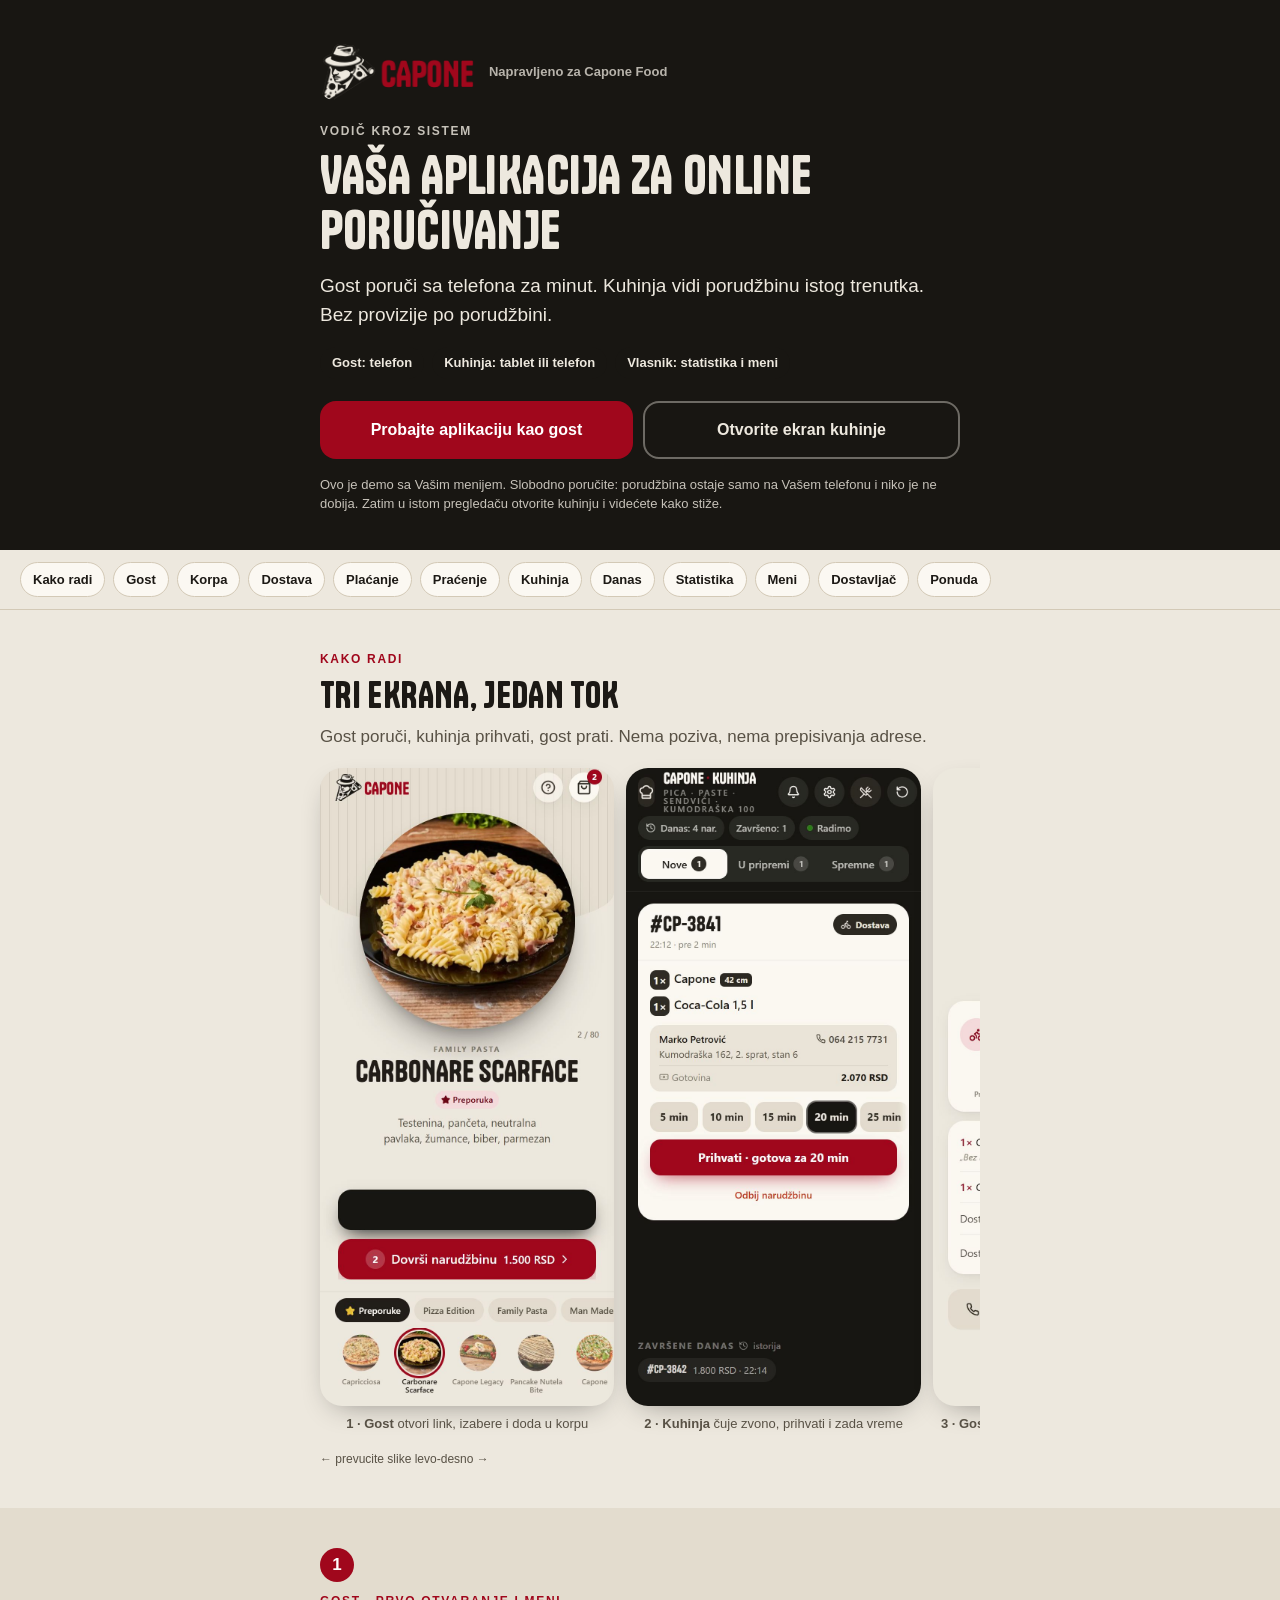
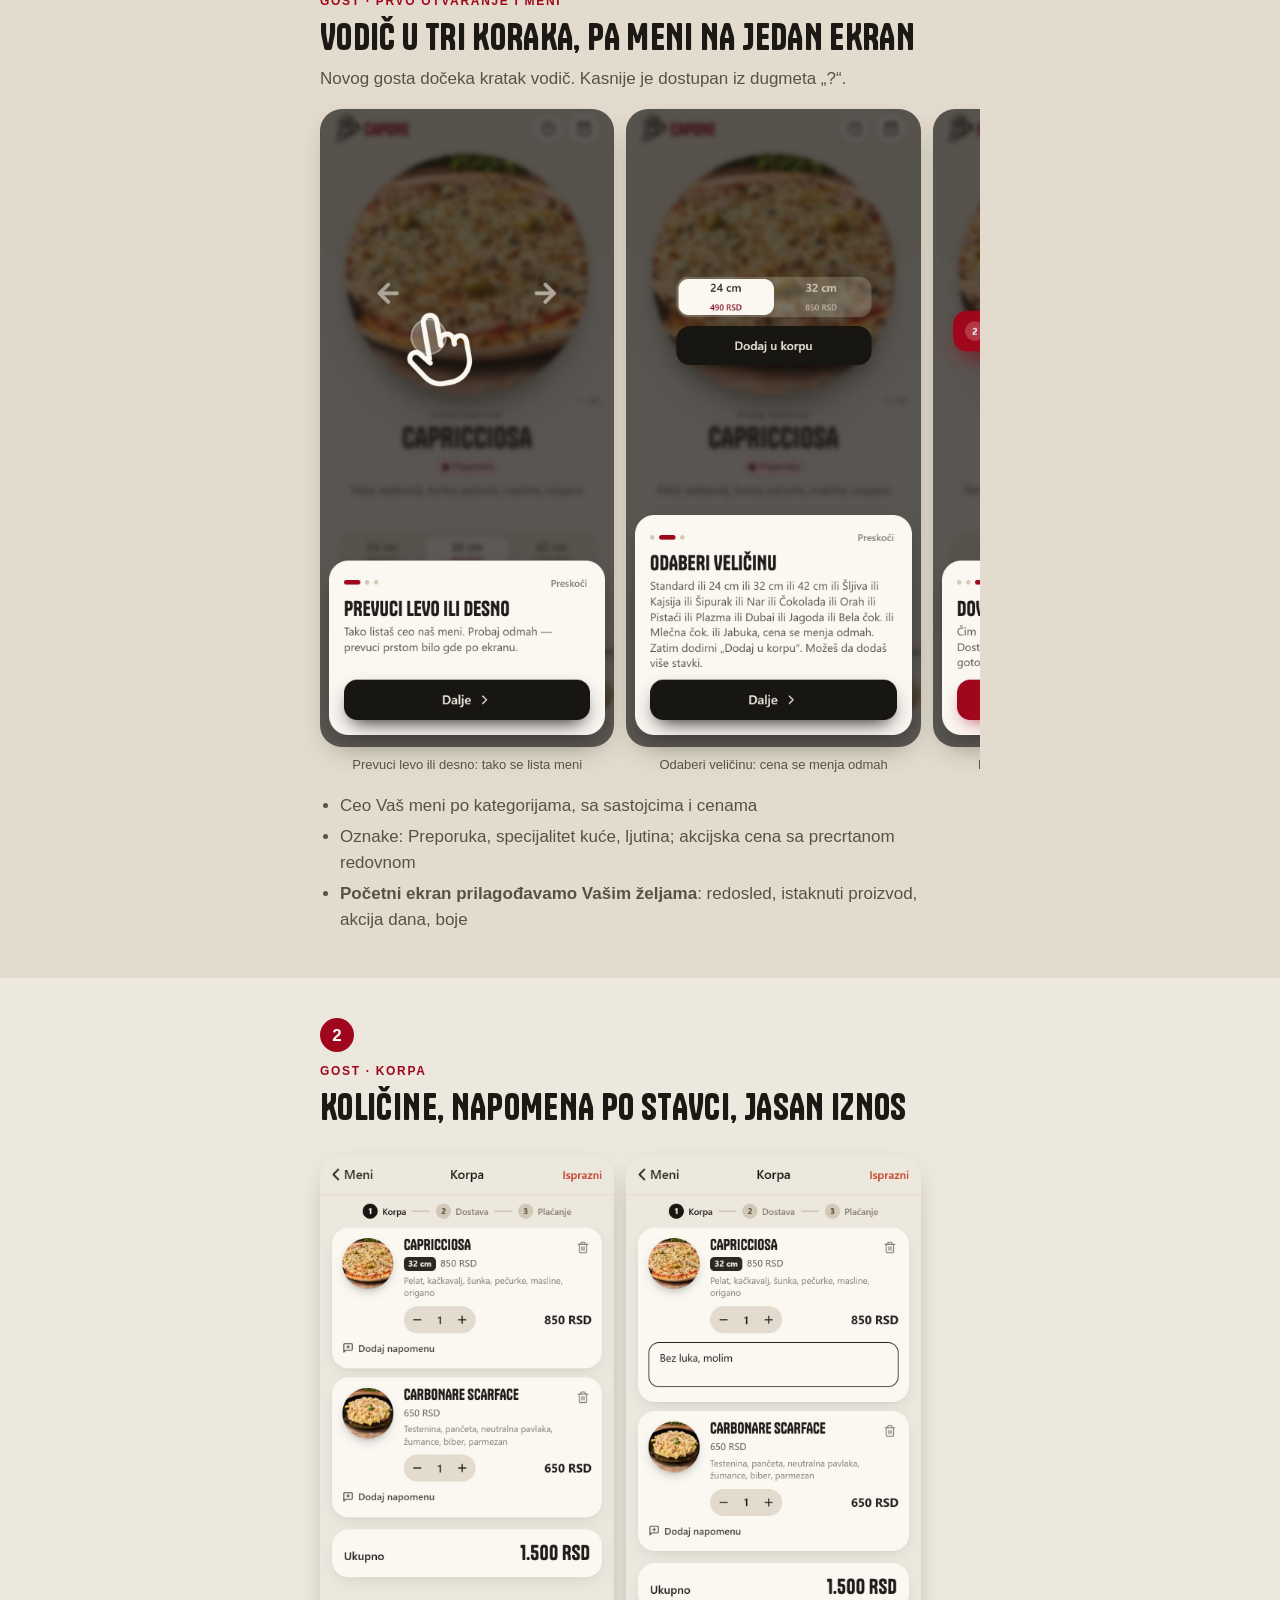
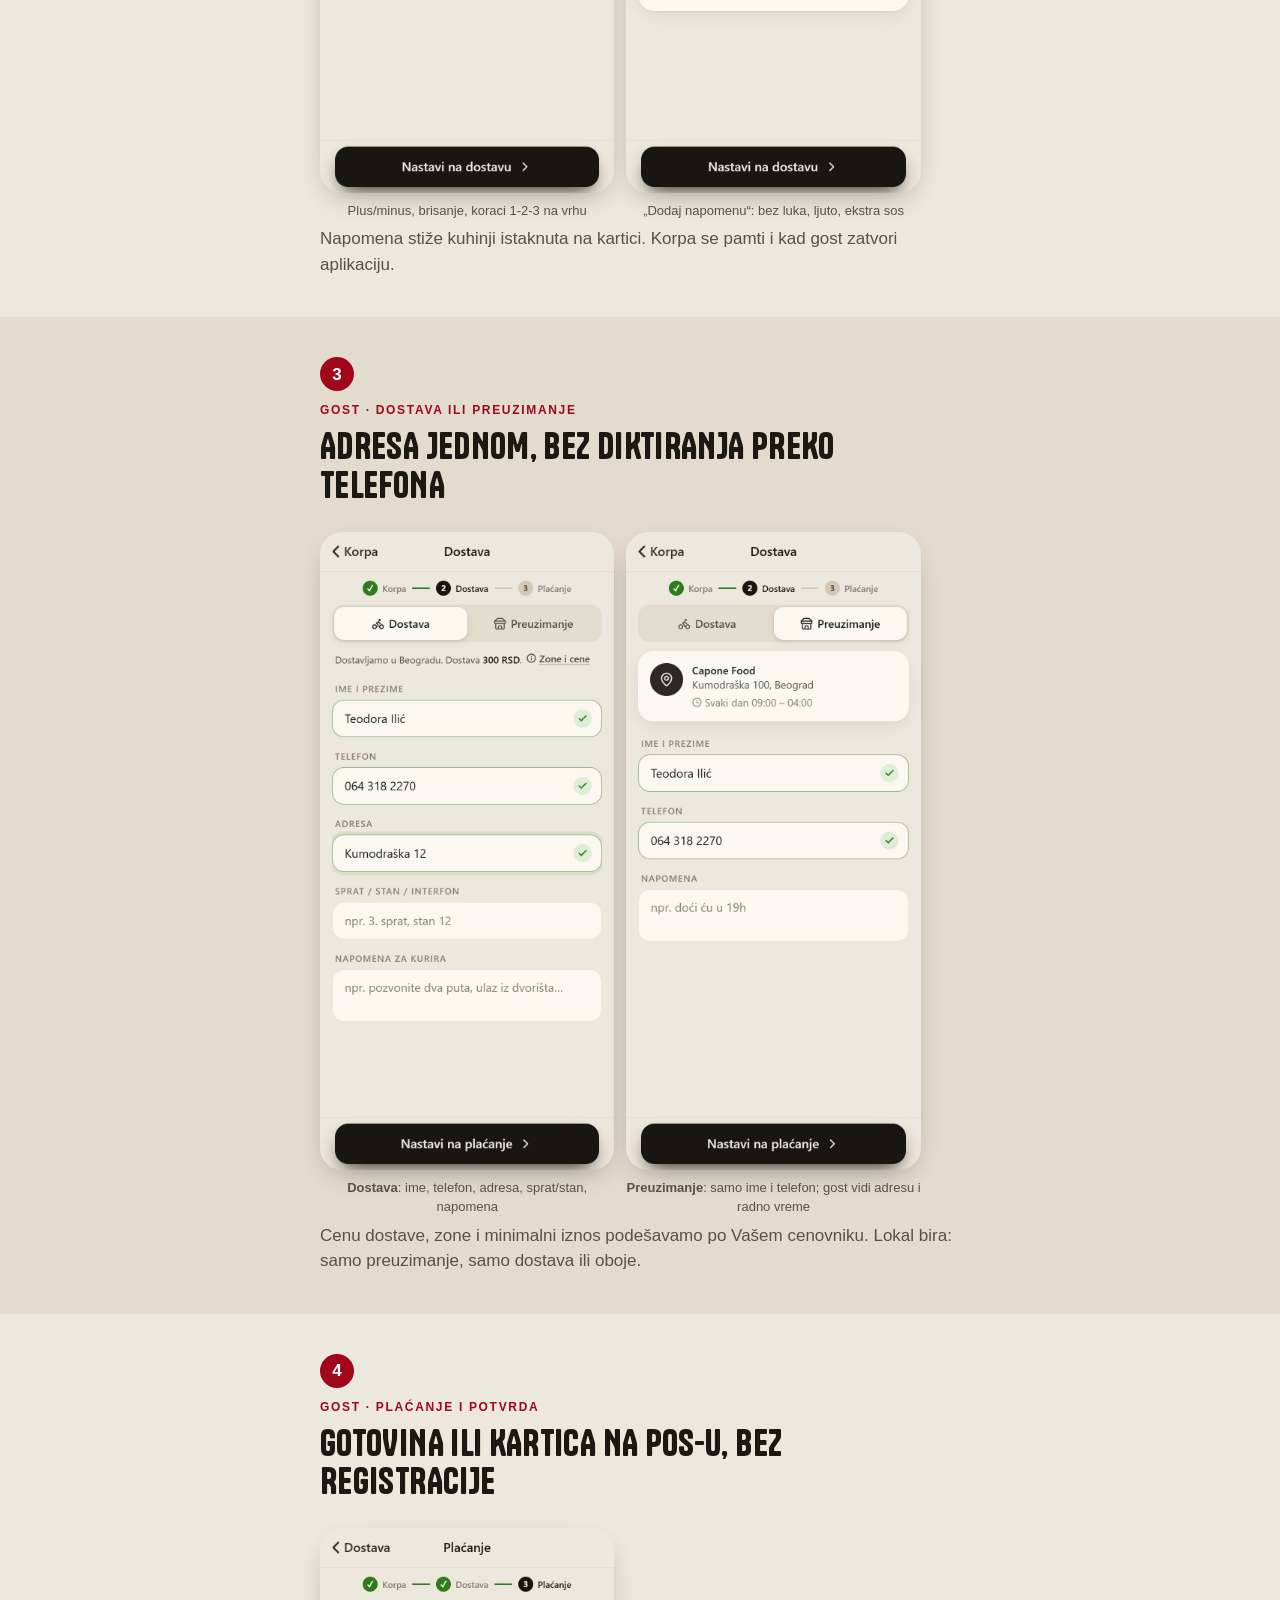
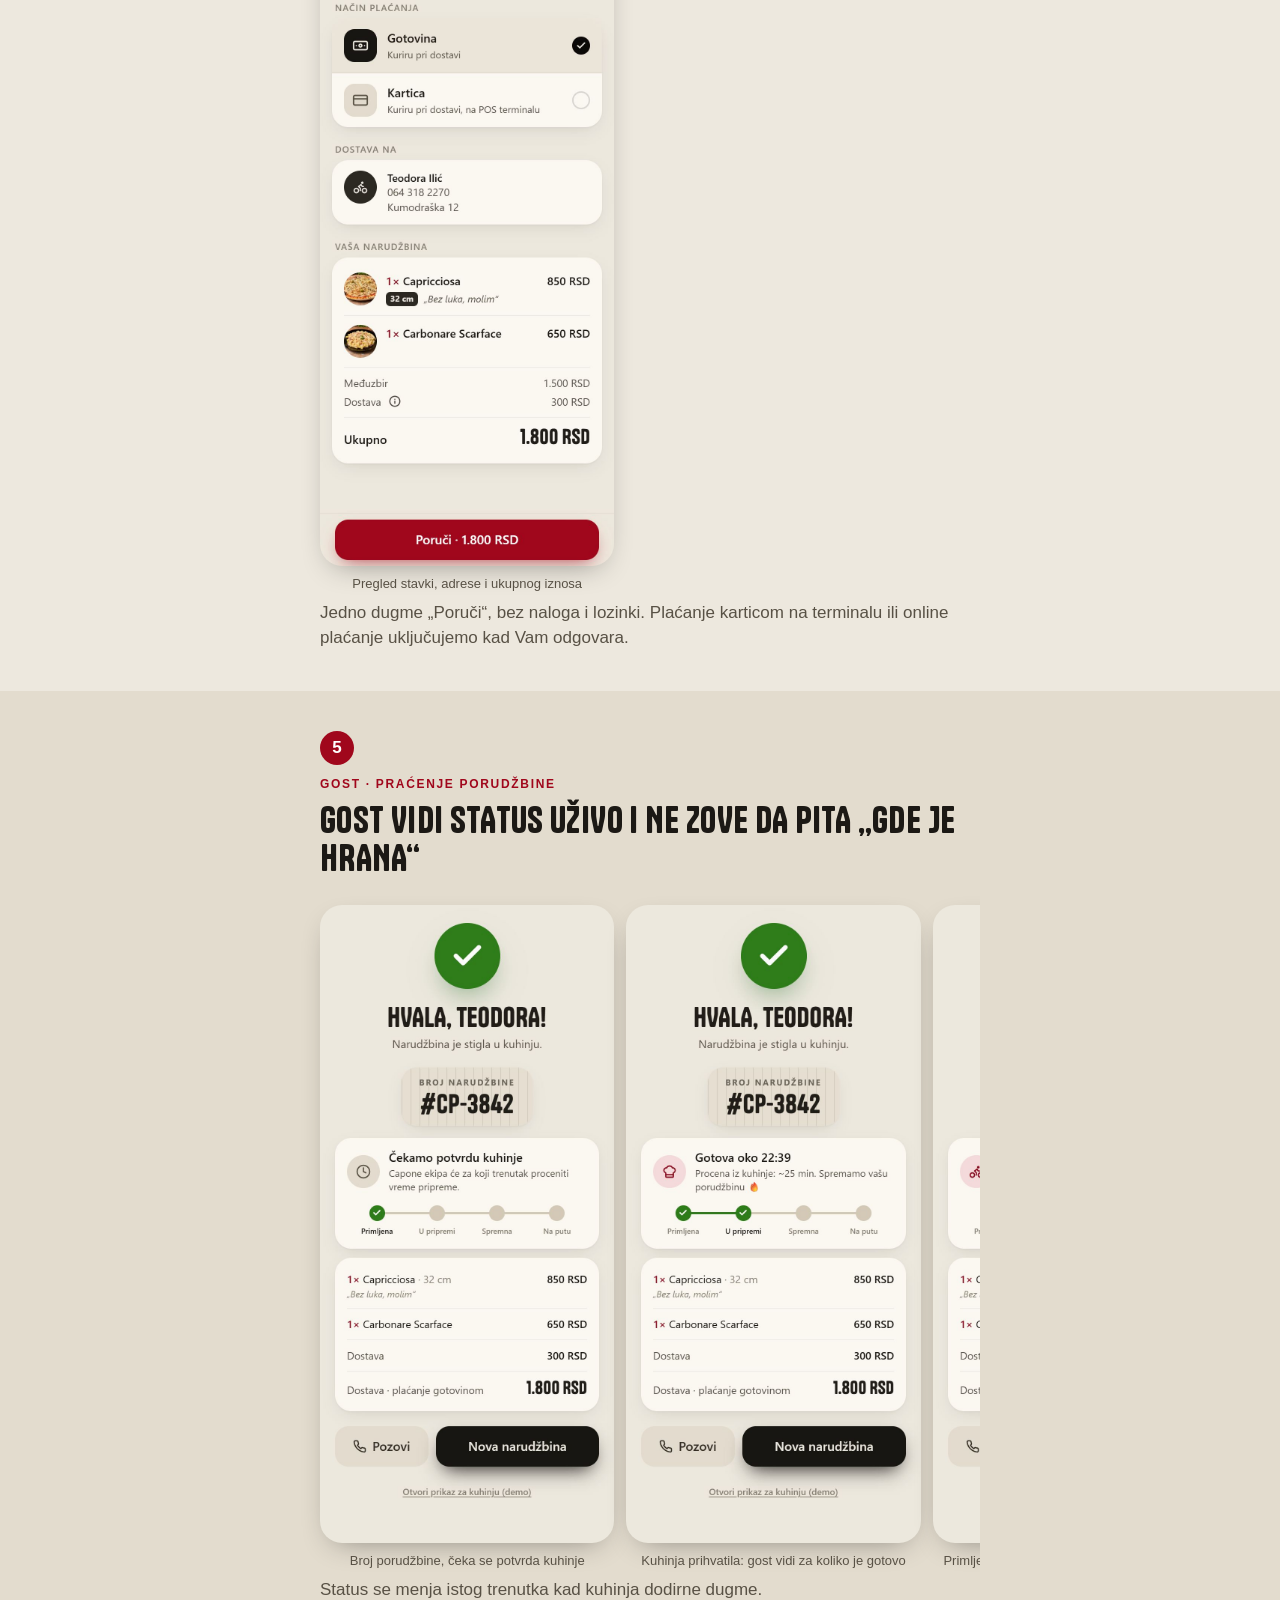
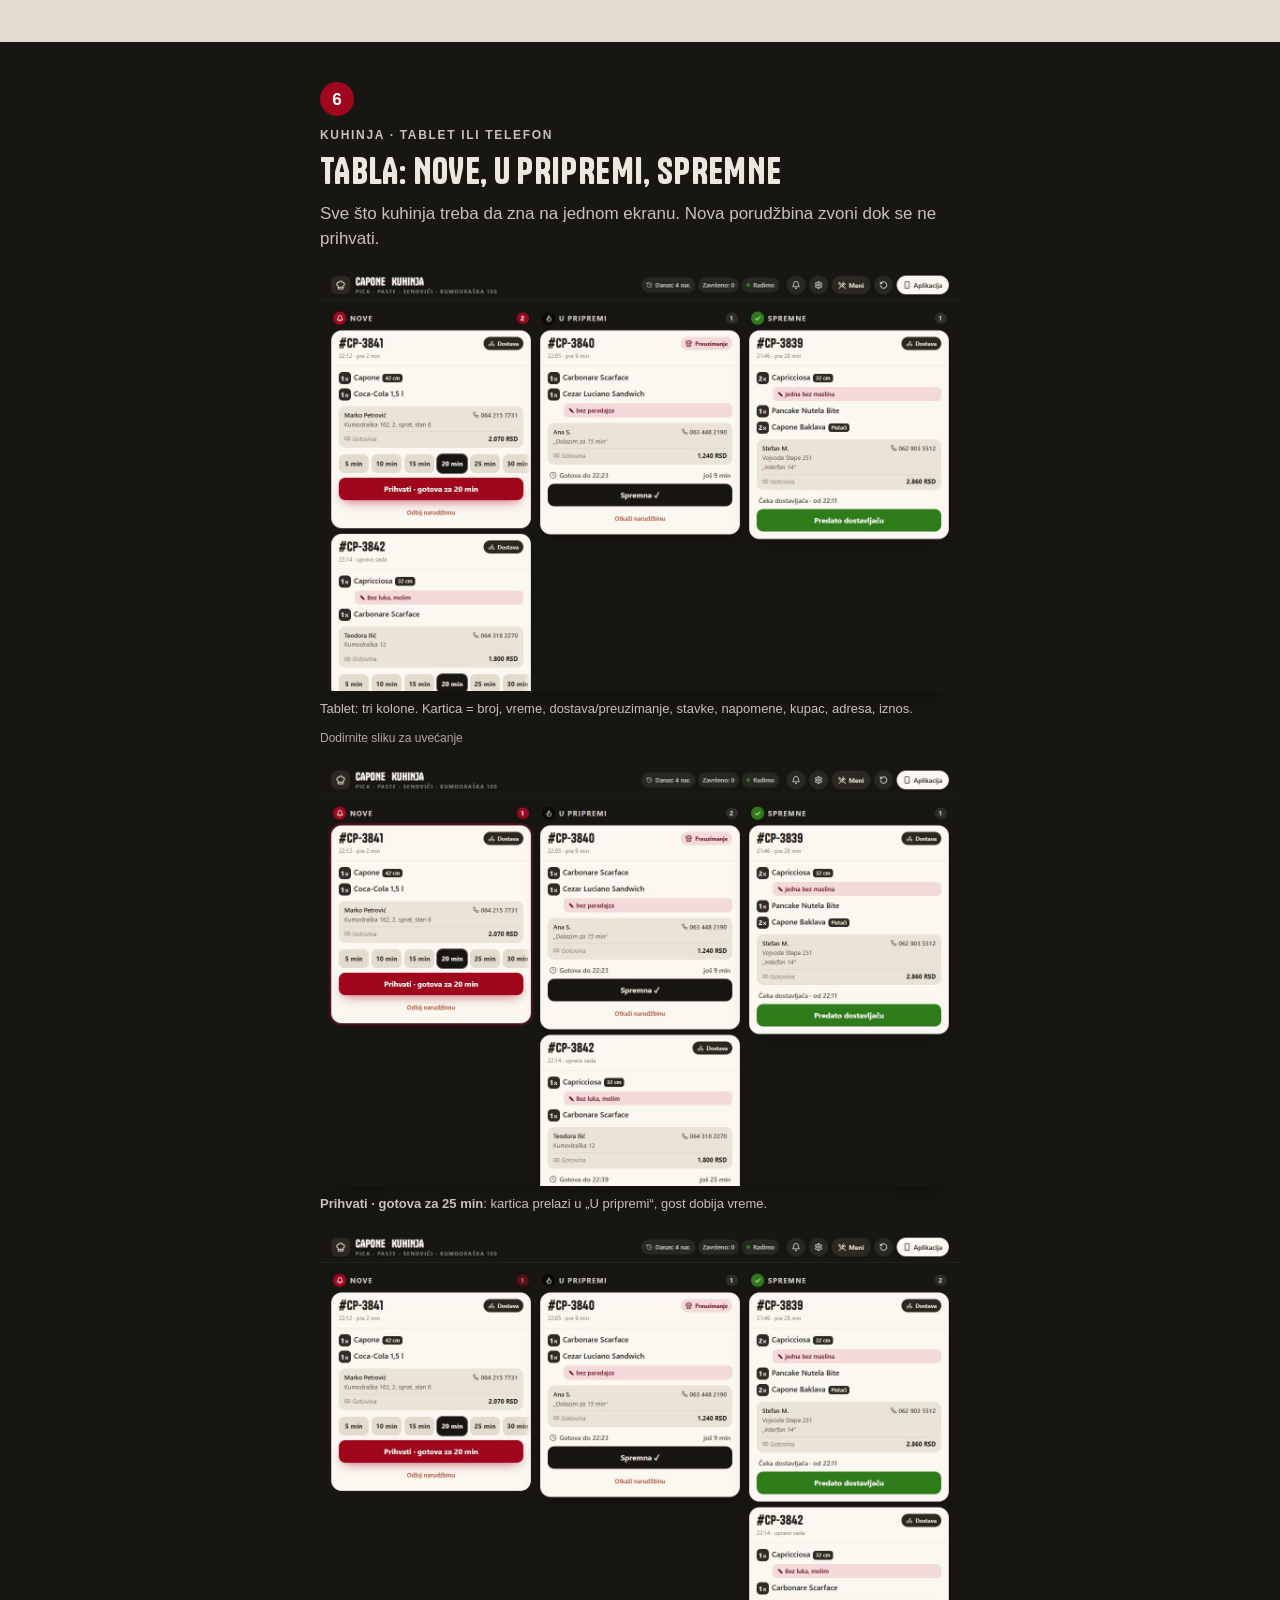
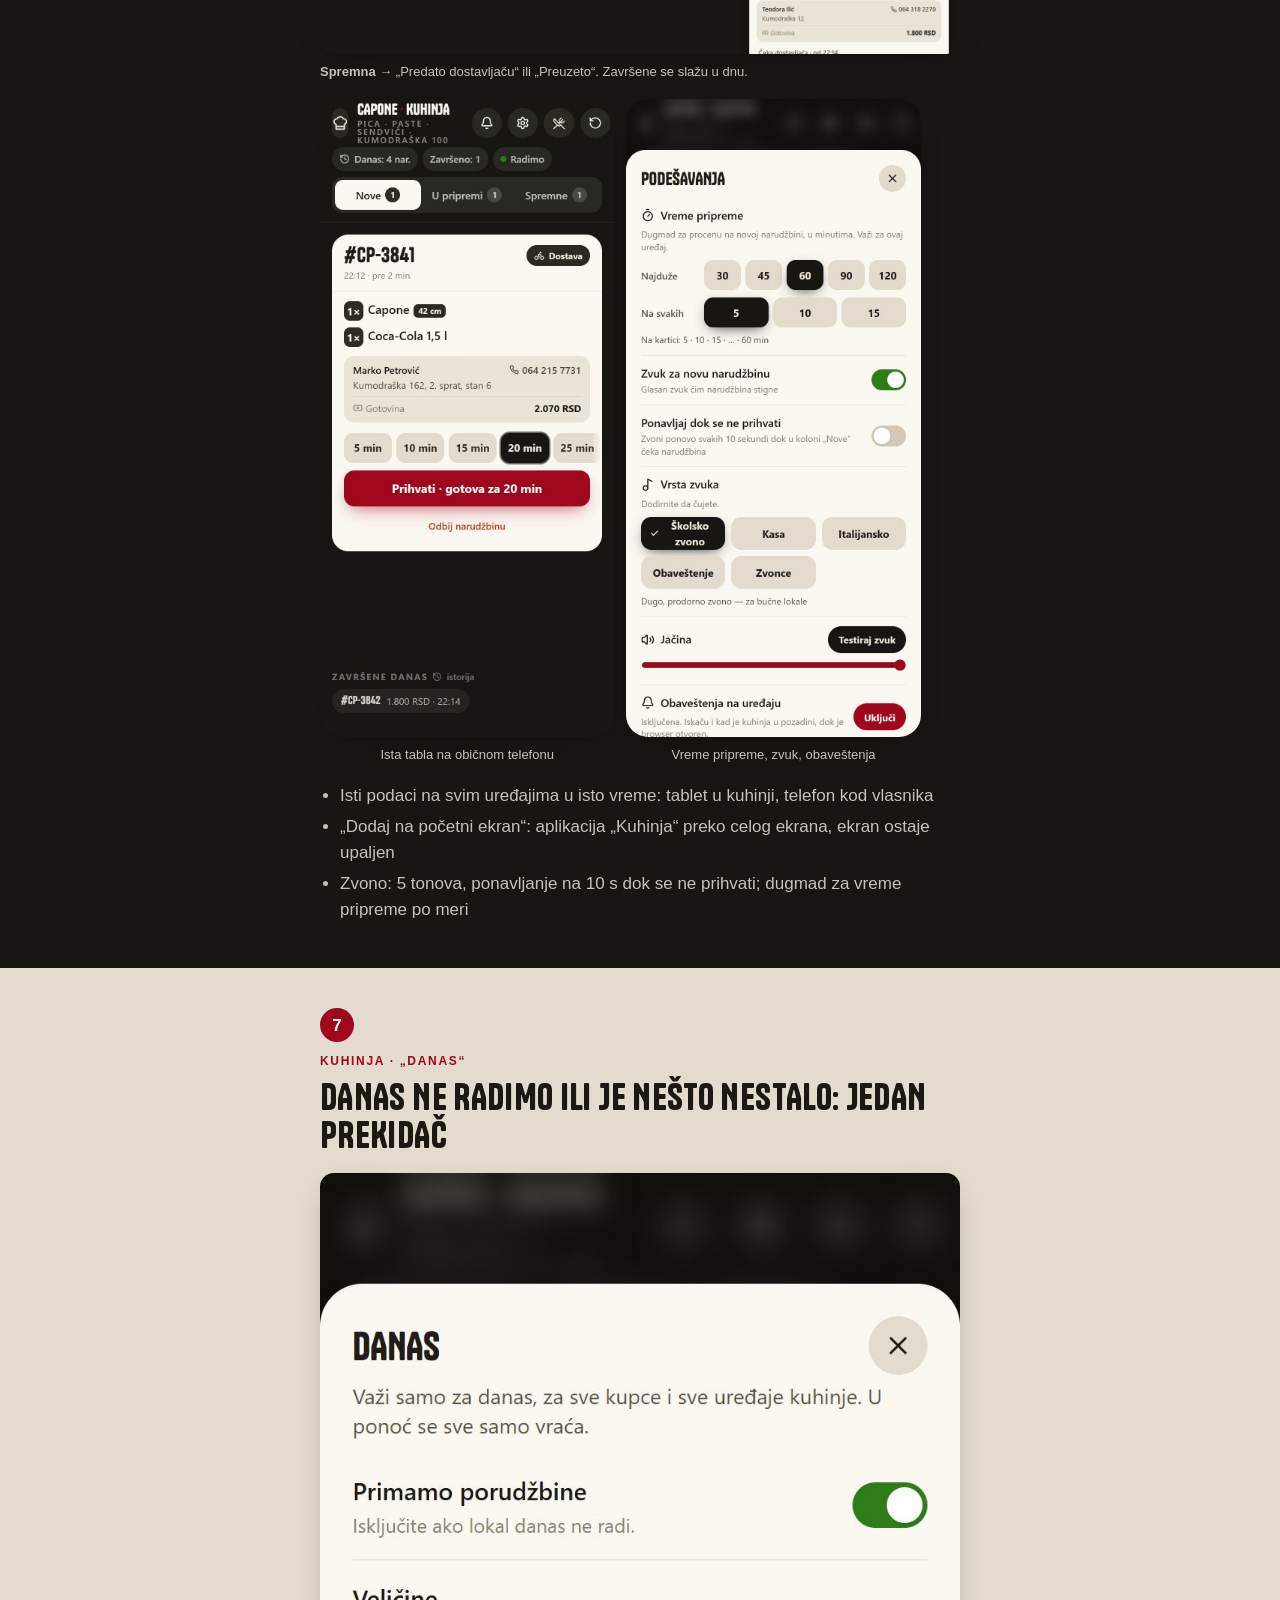
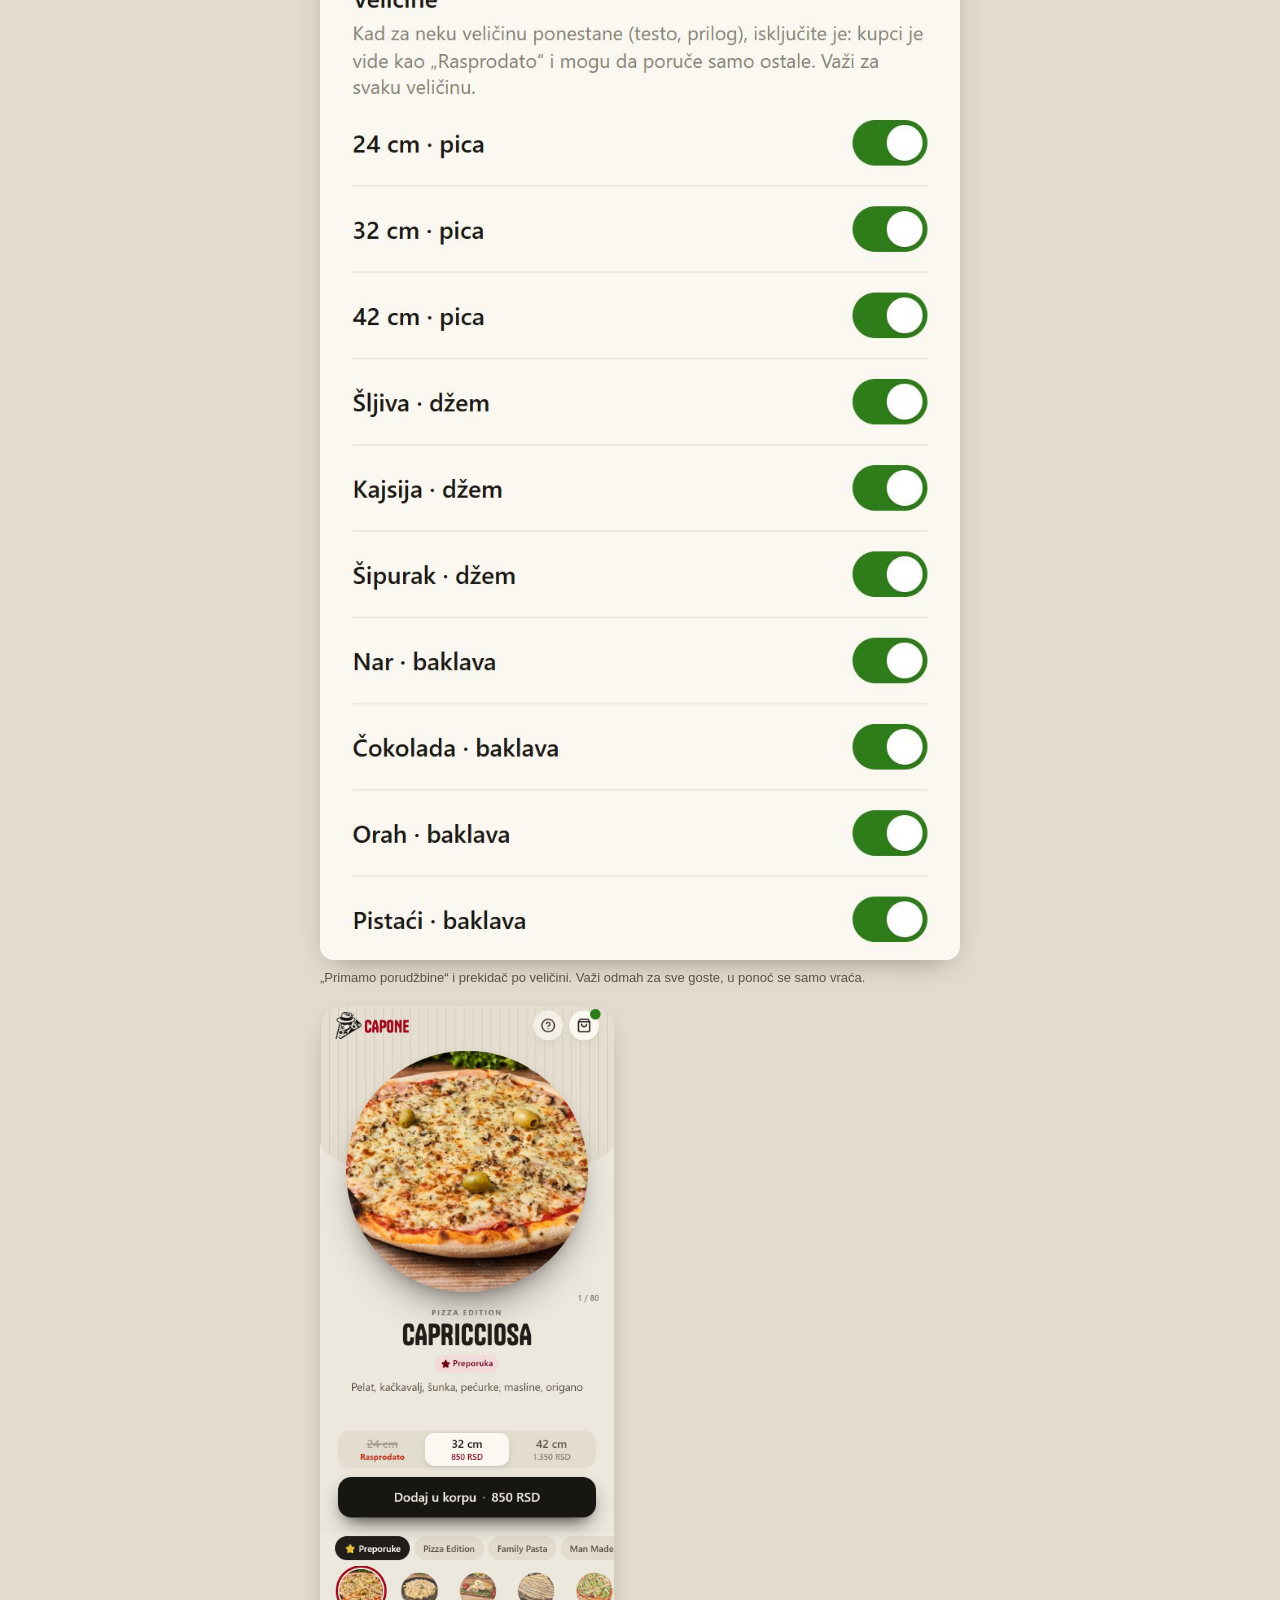
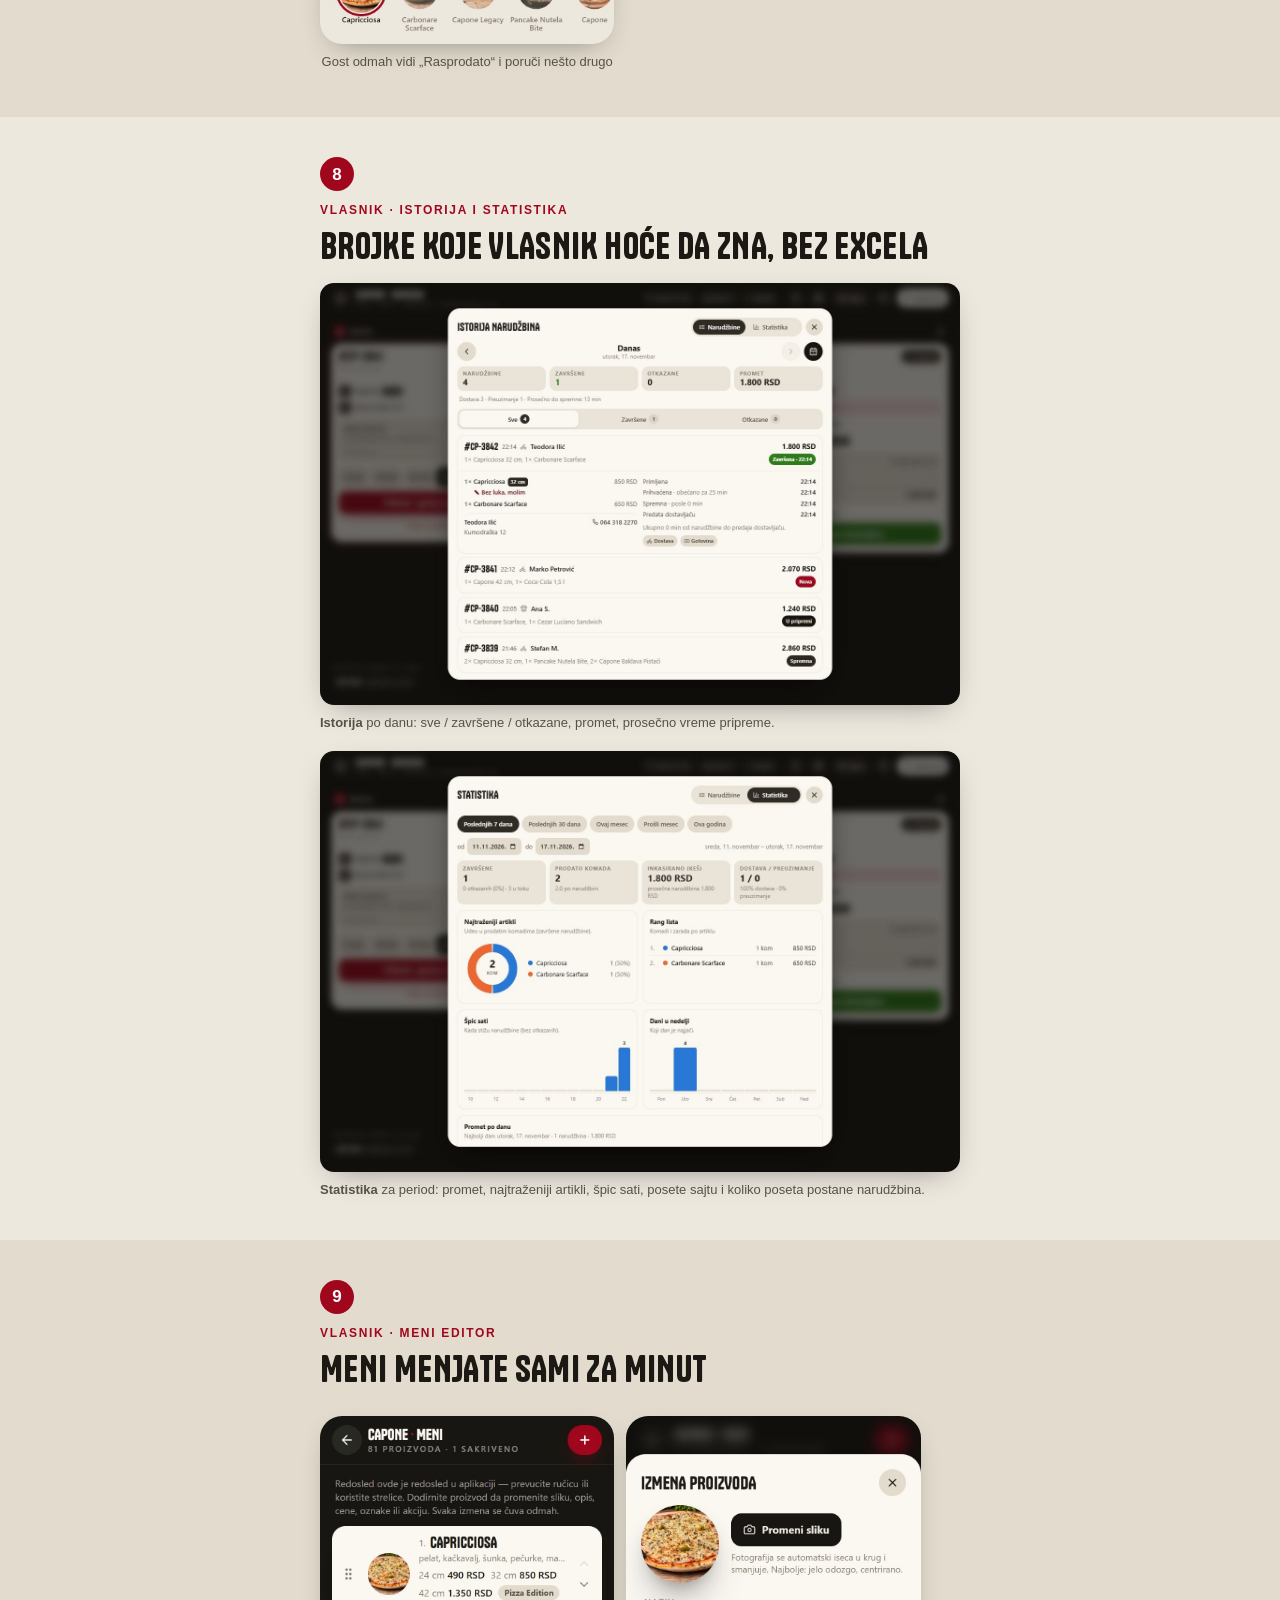
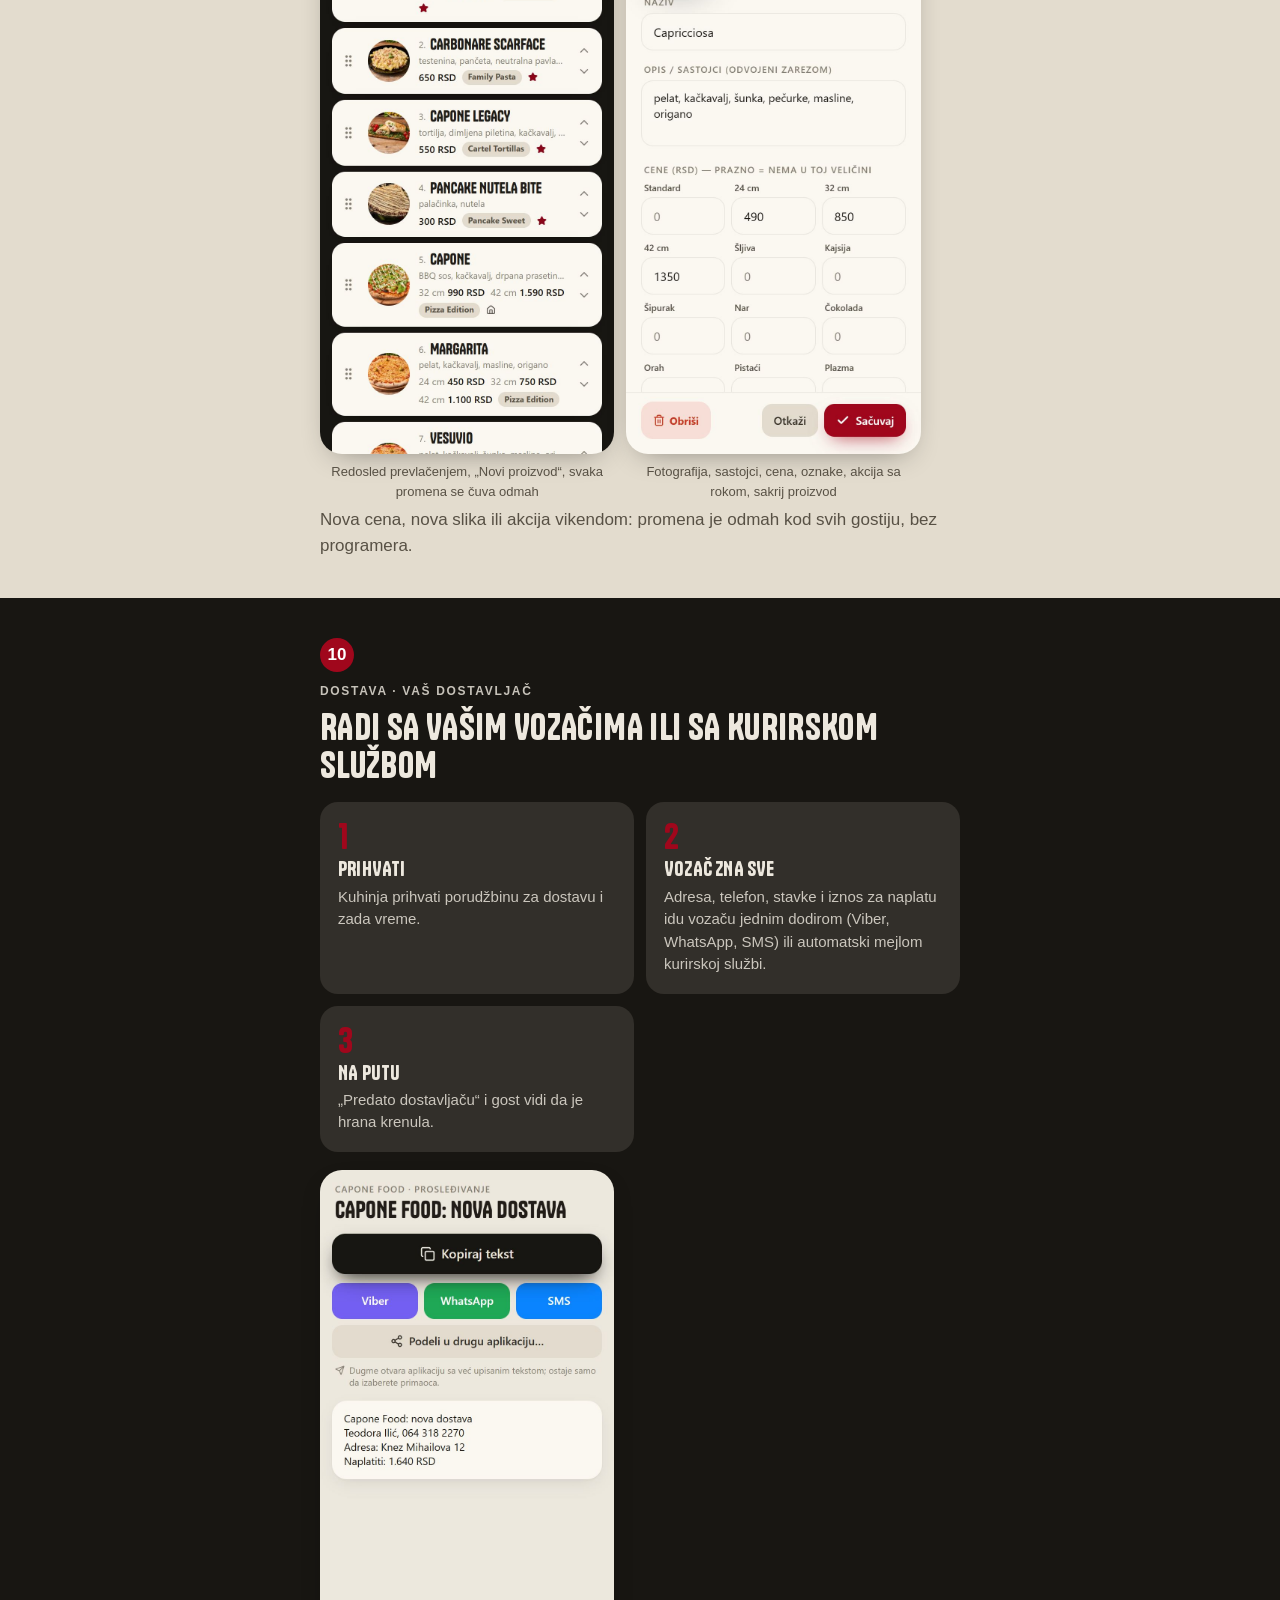
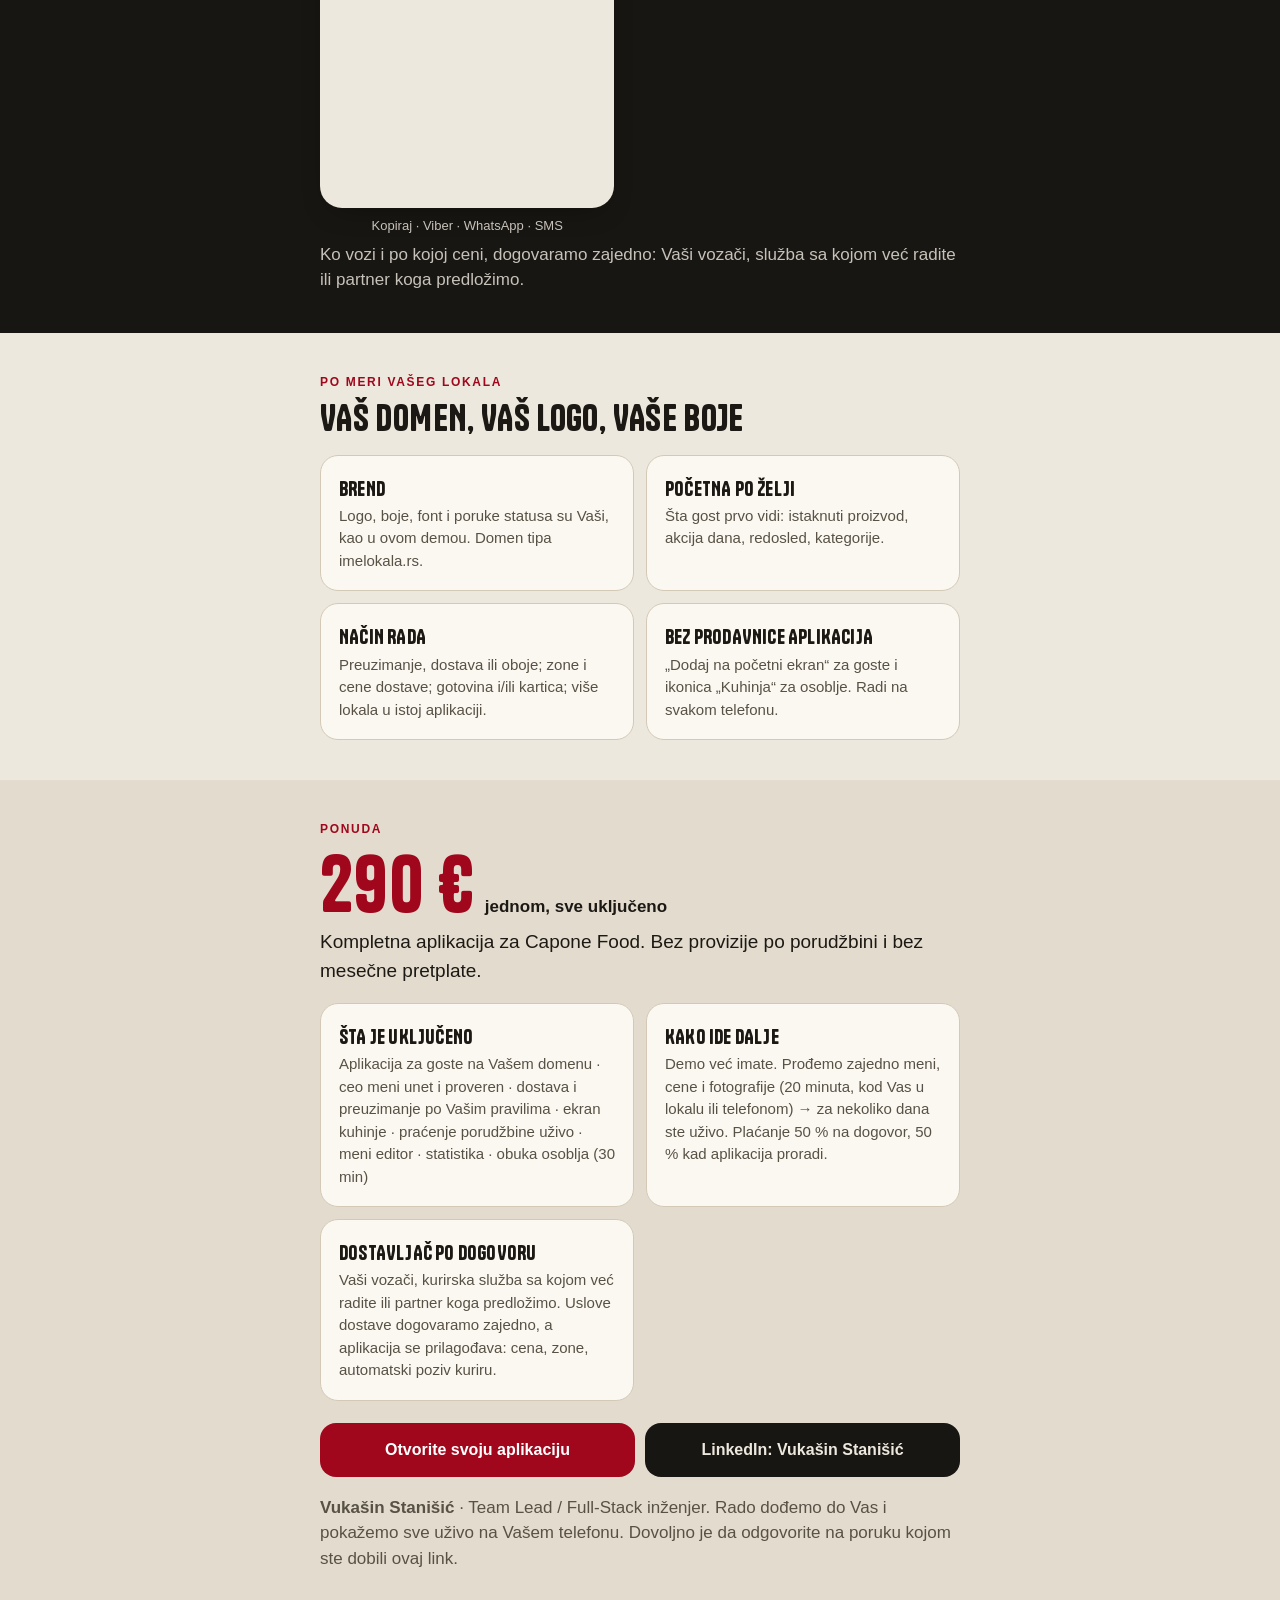
<file: vodic/index.html>
<!DOCTYPE html>
<html lang="sr">
<head>
<meta charset="utf-8">
<meta name="viewport" content="width=device-width, initial-scale=1">
<title>Capone Food · vodič kroz aplikaciju</title>
<meta name="description" content="Kako radi aplikacija za online poručivanje napravljena za Capone Food: gost, kuhinja, vlasnik.">
<meta name="theme-color" content="#181612">
<link rel="icon" href="https://vukasin00.github.io/capone-food/favicon.png">
<meta property="og:title" content="Capone Food · Vaša aplikacija za poručivanje">
<meta property="og:description" content="Vodič kroz sistem: kako gost poručuje, kako kuhinja prima porudžbine i šta vlasnik vidi.">
<meta property="og:image" content="https://vukasin00.github.io/capone-food/icon-512.png">
<style>
/* self-hosted display font: Tanker (Indian Type Foundry, ITF Free Font License), the same woff2 caponefood.rs serves —
   one file, Latin incl. Č Ć Š Ž Đ; https://vukasin00.github.io/capone-food/ is filled in by vite.config.ts */
@font-face {
  font-family: 'Tanker';
  font-style: normal;
  font-weight: 400;
  font-display: swap;
  src: url(https://vukasin00.github.io/capone-food/fonts/tanker-400.woff2) format('woff2');
}

  :root{--bg:#EDE8DE;--card:#FBF8F2;--inset:#E3DCCE;--line:#D3C9B6;--primary:#181612;--on-primary:#EDE8DE;--dark:#181612;--dark2:#211E19;--cta:#A0071C;--ink:#1C1915;--ink2:#585145;--display:"Tanker", "Arial Narrow", Impact, sans-serif}
  *{box-sizing:border-box;margin:0;padding:0}
  html{scroll-behavior:smooth;-webkit-text-size-adjust:100%}
  body{font-family:-apple-system,BlinkMacSystemFont,"Segoe UI",Roboto,Inter,Arial,sans-serif;background:var(--bg);color:var(--ink);line-height:1.5;font-size:17px}
  .wrap{max-width:680px;margin:0 auto;padding:0 20px}
  h1,h2,h3,.big{font-family:var(--display);font-weight:400;letter-spacing:0.01em;text-transform:uppercase;line-height:1.06}
  h1{font-size:clamp(32px,8.6vw,52px)}
  h2{font-size:clamp(24px,6.3vw,36px);margin-bottom:10px}
  h3{font-size:20px}
  p{color:var(--ink2)}
  .eyebrow{font-size:12px;font-weight:700;letter-spacing:.14em;text-transform:uppercase;color:var(--cta);margin-bottom:8px}
  .lead{font-size:19px;color:var(--ink)}
  .dark{background:var(--dark);color:var(--bg)}
  .dark p,.dark li{color:var(--bg);opacity:.82}
  .dark .lead{color:var(--bg);opacity:1}
  .alt{background:var(--inset)}
  section{padding:40px 0}
  header.hero{padding:44px 0 36px}
  .brand{display:flex;align-items:center;gap:14px;margin-bottom:22px}
  .brand img{height:56px;width:auto;max-width:200px;object-fit:contain;border-radius:14px}
  .brand span{font-size:13px;font-weight:600;opacity:.75}
  .pills{display:flex;flex-wrap:wrap;gap:8px;margin-top:18px}
  .pill{background:var(--primary);color:var(--on-primary);border-radius:999px;padding:6px 12px;font-size:13px;font-weight:600}
  .btns{display:flex;flex-direction:column;gap:10px;margin-top:22px}
  .btn{display:flex;align-items:center;justify-content:center;gap:8px;padding:15px 18px;border-radius:16px;font-weight:700;text-decoration:none;font-size:16px;text-align:center}
  .btn-cta{background:var(--cta);color:#fff}
  .btn-primary{background:var(--primary);color:var(--on-primary)}
  .btn-ghost{background:transparent;color:var(--bg);border:2px solid color-mix(in srgb,var(--bg) 40%,transparent)}
  .small{font-size:13px}
  .toc{display:flex;gap:8px;overflow-x:auto;padding:12px 20px;scrollbar-width:none;background:var(--bg);position:sticky;top:0;z-index:5;border-bottom:1px solid var(--line)}
  .toc::-webkit-scrollbar{display:none}
  .toc a{white-space:nowrap;background:var(--card);border:1px solid var(--line);border-radius:999px;padding:7px 12px;font-size:13px;font-weight:600;color:var(--ink);text-decoration:none}
  .num{display:inline-flex;align-items:center;justify-content:center;width:34px;height:34px;border-radius:50%;background:var(--cta);color:#fff;font-weight:800;font-size:17px;margin-bottom:10px}
  ul{padding-left:20px;margin:12px 0 0}
  li{color:var(--ink2);margin-bottom:6px}
  b{font-weight:700;color:inherit}
  .strip{display:flex;gap:12px;overflow-x:auto;scroll-snap-type:x mandatory;padding:18px 20px 6px;margin:0 -20px;scrollbar-width:none;-webkit-overflow-scrolling:touch}
  .strip::-webkit-scrollbar{display:none}
  .shot{flex:0 0 72%;max-width:300px;scroll-snap-align:center}
  .shot img{width:100%;height:auto;border-radius:22px;display:block;background:var(--dark2);box-shadow:0 10px 30px -14px rgba(0,0,0,.45)}
  .shot p{font-size:13px;margin-top:8px;text-align:center}
  .tab{margin-top:18px}
  .tab img{width:100%;height:auto;border-radius:14px;display:block;cursor:zoom-in;box-shadow:0 10px 30px -14px rgba(0,0,0,.45)}
  .tab p{font-size:13px;margin-top:8px}
  .hint{font-size:12px;color:var(--ink2);margin-top:10px}
  .dark .hint{color:var(--bg);opacity:.7}
  .steps,.cards{display:grid;gap:12px;margin-top:18px}
  .step{background:var(--inset);border-radius:18px;padding:18px}
  .dark .step{background:color-mix(in srgb,var(--bg) 12%,var(--dark))}
  .step .big{font-size:34px;color:var(--cta);line-height:1}
  .step h3,.card h3{margin:4px 0 6px}
  .step p,.card p{font-size:15px}
  .card{background:var(--card);border-radius:18px;padding:18px;border:1px solid var(--line)}
  .price{display:flex;align-items:baseline;gap:10px;flex-wrap:wrap}
  .price .big{font-size:76px;color:var(--cta);line-height:1}
  a{color:var(--cta)}
  footer{padding:30px 0 60px;font-size:13px;color:var(--ink2)}
  .lb{position:fixed;inset:0;background:rgba(10,10,10,.96);display:none;z-index:50;overflow:auto;-webkit-overflow-scrolling:touch}
  .lb.on{display:block}
  .lb img{display:block;width:auto;max-width:none;min-width:100%;margin:0 auto}
  .lb .close{position:fixed;top:14px;right:14px;background:#fff;color:#111;border:0;border-radius:999px;padding:10px 16px;font-weight:700;font-size:15px;z-index:51}
  @media (min-width:700px){.steps,.cards{grid-template-columns:1fr 1fr}.btns{flex-direction:row}.btn{flex:1}.shot{flex-basis:46%}}
</style>
</head>
<body>

<header class="hero dark">
  <div class="wrap">
    <div class="brand"><img src="https://vukasin00.github.io/capone-food/logo.png" alt="Capone Food"><span>Napravljeno za Capone Food</span></div>
    <p class="eyebrow">Vodič kroz sistem</p>
    <h1>Vaša aplikacija za online poručivanje</h1>
    <p class="lead" style="margin-top:14px">Gost poruči sa telefona za minut. Kuhinja vidi porudžbinu istog trenutka. Bez provizije po porudžbini.</p>
    <div class="pills"><span class="pill">Gost: telefon</span><span class="pill">Kuhinja: tablet ili telefon</span><span class="pill">Vlasnik: statistika i meni</span></div>
    <div class="btns">
      <a class="btn btn-cta" href="https://vukasin00.github.io/capone-food/">Probajte aplikaciju kao gost</a>
      <a class="btn btn-ghost" href="https://vukasin00.github.io/capone-food/kuhinja">Otvorite ekran kuhinje</a>
    </div>
    <p class="small" style="margin-top:16px">Ovo je demo sa Vašim menijem. Slobodno poručite: porudžbina ostaje samo na Vašem telefonu i niko je ne dobija. Zatim u istom pregledaču otvorite kuhinju i videćete kako stiže.</p>
  </div>
</header>

<nav class="toc">
  <a href="#kako">Kako radi</a><a href="#gost">Gost</a><a href="#korpa">Korpa</a><a href="#dostava">Dostava</a><a href="#placanje">Plaćanje</a><a href="#pracenje">Praćenje</a><a href="#kuhinja">Kuhinja</a><a href="#danas">Danas</a><a href="#statistika">Statistika</a><a href="#meni">Meni</a><a href="#kurir">Dostavljač</a><a href="#ponuda">Ponuda</a>
</nav>

<section id="kako">
  <div class="wrap">
    <p class="eyebrow">Kako radi</p>
    <h2>Tri ekrana, jedan tok</h2>
    <p>Gost poruči, kuhinja prihvati, gost prati. Nema poziva, nema prepisivanja adrese.</p>
    <div class="strip">
      <div class="shot"><img src="img/home-added.jpg" alt="Gost dodaje u korpu" loading="lazy"><p><b>1 · Gost</b> otvori link, izabere i doda u korpu</p></div>
      <div class="shot"><img src="img/kuhinja-tel.jpg" alt="Kuhinja na telefonu" loading="lazy"><p><b>2 · Kuhinja</b> čuje zvono, prihvati i zada vreme</p></div>
      <div class="shot"><img src="img/status2.jpg" alt="Gost prati status" loading="lazy"><p><b>3 · Gost</b> uživo vidi: u pripremi, spremna, na putu</p></div>
    </div>
    <p class="hint">← prevucite slike levo-desno →</p>
  </div>
</section>

<section id="gost" class="alt">
  <div class="wrap">
    <span class="num">1</span>
    <p class="eyebrow">Gost · prvo otvaranje i meni</p>
    <h2>Vodič u tri koraka, pa meni na jedan ekran</h2>
    <p>Novog gosta dočeka kratak vodič. Kasnije je dostupan iz dugmeta „?“.</p>
    <div class="strip">
      <div class="shot"><img src="img/tut1.jpg" alt="Vodič korak 1" loading="lazy"><p>Prevuci levo ili desno: tako se lista meni</p></div>
      <div class="shot"><img src="img/tut2.jpg" alt="Vodič korak 2" loading="lazy"><p>Odaberi veličinu: cena se menja odmah</p></div>
      <div class="shot"><img src="img/tut3.jpg" alt="Vodič korak 3" loading="lazy"><p>Dovrši narudžbinu: gotovo za minut</p></div>
      <div class="shot"><img src="img/home.jpg" alt="Početni ekran" loading="lazy"><p>Jedan proizvod po ekranu, velika fotografija</p></div>
      <div class="shot"><img src="img/home-added.jpg" alt="Dodato u korpu" loading="lazy"><p>Brojač na korpi i dugme sa iznosom</p></div>
    </div>
    <ul>
      <li>Ceo Vaš meni po kategorijama, sa sastojcima i cenama</li>
      <li>Oznake: Preporuka, specijalitet kuće, ljutina; akcijska cena sa precrtanom redovnom</li>
      <li><b>Početni ekran prilagođavamo Vašim željama</b>: redosled, istaknuti proizvod, akcija dana, boje</li>
    </ul>
  </div>
</section>

<section id="korpa">
  <div class="wrap">
    <span class="num">2</span>
    <p class="eyebrow">Gost · korpa</p>
    <h2>Količine, napomena po stavci, jasan iznos</h2>
    <div class="strip">
      <div class="shot"><img src="img/korpa.jpg" alt="Korpa" loading="lazy"><p>Plus/minus, brisanje, koraci 1-2-3 na vrhu</p></div>
      <div class="shot"><img src="img/korpa-note.jpg" alt="Napomena" loading="lazy"><p>„Dodaj napomenu“: bez luka, ljuto, ekstra sos</p></div>
    </div>
    <p>Napomena stiže kuhinji istaknuta na kartici. Korpa se pamti i kad gost zatvori aplikaciju.</p>
  </div>
</section>

<section id="dostava" class="alt">
  <div class="wrap">
    <span class="num">3</span>
    <p class="eyebrow">Gost · dostava ili preuzimanje</p>
    <h2>Adresa jednom, bez diktiranja preko telefona</h2>
    <div class="strip">
      <div class="shot"><img src="img/dostava-full.jpg" alt="Forma za dostavu" loading="lazy"><p><b>Dostava</b>: ime, telefon, adresa, sprat/stan, napomena</p></div>
      <div class="shot"><img src="img/preuzimanje.jpg" alt="Preuzimanje" loading="lazy"><p><b>Preuzimanje</b>: samo ime i telefon; gost vidi adresu i radno vreme</p></div>
    </div>
    <p>Cenu dostave, zone i minimalni iznos podešavamo po Vašem cenovniku. Lokal bira: samo preuzimanje, samo dostava ili oboje.</p>
  </div>
</section>

<section id="placanje">
  <div class="wrap">
    <span class="num">4</span>
    <p class="eyebrow">Gost · plaćanje i potvrda</p>
    <h2>Gotovina ili kartica na POS-u, bez registracije</h2>
    <div class="strip">
      <div class="shot"><img src="img/placanje.jpg" alt="Plaćanje" loading="lazy"><p>Pregled stavki, adrese i ukupnog iznosa</p></div>
    </div>
    <p>Jedno dugme „Poruči“, bez naloga i lozinki. Plaćanje karticom na terminalu ili online plaćanje uključujemo kad Vam odgovara.</p>
  </div>
</section>

<section id="pracenje" class="alt">
  <div class="wrap">
    <span class="num">5</span>
    <p class="eyebrow">Gost · praćenje porudžbine</p>
    <h2>Gost vidi status uživo i ne zove da pita „gde je hrana“</h2>
    <div class="strip">
      <div class="shot"><img src="img/status1.jpg" alt="Status primljena" loading="lazy"><p>Broj porudžbine, čeka se potvrda kuhinje</p></div>
      <div class="shot"><img src="img/status-priprema.jpg" alt="Status u pripremi" loading="lazy"><p>Kuhinja prihvatila: gost vidi za koliko je gotovo</p></div>
      <div class="shot"><img src="img/status2.jpg" alt="Status na putu" loading="lazy"><p>Primljena → U pripremi → Spremna → Na putu</p></div>
    </div>
    <p>Status se menja istog trenutka kad kuhinja dodirne dugme.</p>
  </div>
</section>

<section id="kuhinja" class="dark">
  <div class="wrap">
    <span class="num">6</span>
    <p class="eyebrow">Kuhinja · tablet ili telefon</p>
    <h2>Tabla: Nove, U pripremi, Spremne</h2>
    <p>Sve što kuhinja treba da zna na jednom ekranu. Nova porudžbina zvoni dok se ne prihvati.</p>
    <div class="tab"><img src="img/kuhinja-tablet.jpg" alt="Kuhinja na tabletu" data-zoom loading="lazy"><p>Tablet: tri kolone. Kartica = broj, vreme, dostava/preuzimanje, stavke, napomene, kupac, adresa, iznos.</p></div>
    <p class="hint">Dodirnite sliku za uvećanje</p>
    <div class="tab"><img src="img/kuhinja-prihvacena.jpg" alt="Prihvaćena porudžbina" data-zoom loading="lazy"><p><b>Prihvati · gotova za 25 min</b>: kartica prelazi u „U pripremi“, gost dobija vreme.</p></div>
    <div class="tab"><img src="img/kuhinja-ceka.jpg" alt="Spremna porudžbina" data-zoom loading="lazy"><p><b>Spremna</b> → „Predato dostavljaču“ ili „Preuzeto“. Završene se slažu u dnu.</p></div>
    <div class="strip">
      <div class="shot"><img src="img/kuhinja-tel.jpg" alt="Kuhinja na telefonu" loading="lazy"><p>Ista tabla na običnom telefonu</p></div>
      <div class="shot"><img src="img/podesavanja.jpg" alt="Podešavanja kuhinje" loading="lazy"><p>Vreme pripreme, zvuk, obaveštenja</p></div>
    </div>
    <ul>
      <li>Isti podaci na svim uređajima u isto vreme: tablet u kuhinji, telefon kod vlasnika</li>
      <li>„Dodaj na početni ekran“: aplikacija „Kuhinja“ preko celog ekrana, ekran ostaje upaljen</li>
      <li>Zvono: 5 tonova, ponavljanje na 10 s dok se ne prihvati; dugmad za vreme pripreme po meri</li>
    </ul>
  </div>
</section>

<section id="danas" class="alt">
  <div class="wrap">
    <span class="num">7</span>
    <p class="eyebrow">Kuhinja · „Danas“</p>
    <h2>Danas ne radimo ili je nešto nestalo: jedan prekidač</h2>
    <div class="tab"><img src="img/danas.jpg" alt="Panel Danas" data-zoom loading="lazy"><p>„Primamo porudžbine“ i prekidač po veličini. Važi odmah za sve goste, u ponoć se samo vraća.</p></div>
    <div class="strip"><div class="shot"><img src="img/rasprodato.jpg" alt="Rasprodato" loading="lazy"><p>Gost odmah vidi „Rasprodato“ i poruči nešto drugo</p></div></div>
  </div>
</section>

<section id="statistika">
  <div class="wrap">
    <span class="num">8</span>
    <p class="eyebrow">Vlasnik · istorija i statistika</p>
    <h2>Brojke koje vlasnik hoće da zna, bez Excela</h2>
    <div class="tab"><img src="img/istorija.jpg" alt="Istorija narudžbina" data-zoom loading="lazy"><p><b>Istorija</b> po danu: sve / završene / otkazane, promet, prosečno vreme pripreme.</p></div>
    <div class="tab"><img src="img/statistika.jpg" alt="Statistika" data-zoom loading="lazy"><p><b>Statistika</b> za period: promet, najtraženiji artikli, špic sati, posete sajtu i koliko poseta postane narudžbina.</p></div>
  </div>
</section>

<section id="meni" class="alt">
  <div class="wrap">
    <span class="num">9</span>
    <p class="eyebrow">Vlasnik · meni editor</p>
    <h2>Meni menjate sami za minut</h2>
    <div class="strip">
      <div class="shot"><img src="img/meni-lista.jpg" alt="Lista proizvoda" loading="lazy"><p>Redosled prevlačenjem, „Novi proizvod“, svaka promena se čuva odmah</p></div>
      <div class="shot"><img src="img/meni-izmena.jpg" alt="Izmena proizvoda" loading="lazy"><p>Fotografija, sastojci, cena, oznake, akcija sa rokom, sakrij proizvod</p></div>
    </div>
    <p>Nova cena, nova slika ili akcija vikendom: promena je odmah kod svih gostiju, bez programera.</p>
  </div>
</section>

<section id="kurir" class="dark">
  <div class="wrap">
    <span class="num">10</span>
    <p class="eyebrow">Dostava · Vaš dostavljač</p>
    <h2>Radi sa Vašim vozačima ili sa kurirskom službom</h2>
    <div class="steps">
      <div class="step"><div class="big">1</div><h3>Prihvati</h3><p>Kuhinja prihvati porudžbinu za dostavu i zada vreme.</p></div>
      <div class="step"><div class="big">2</div><h3>Vozač zna sve</h3><p>Adresa, telefon, stavke i iznos za naplatu idu vozaču jednim dodirom (Viber, WhatsApp, SMS) ili automatski mejlom kurirskoj službi.</p></div>
      <div class="step"><div class="big">3</div><h3>Na putu</h3><p>„Predato dostavljaču“ i gost vidi da je hrana krenula.</p></div>
    </div>
    <div class="strip"><div class="shot"><img src="img/prosledi.jpg" alt="Prosleđivanje vozaču" loading="lazy"><p>Kopiraj · Viber · WhatsApp · SMS</p></div></div>
    <p>Ko vozi i po kojoj ceni, dogovaramo zajedno: Vaši vozači, služba sa kojom već radite ili partner koga predložimo.</p>
  </div>
</section>

<section id="brend">
  <div class="wrap">
    <p class="eyebrow">Po meri Vašeg lokala</p>
    <h2>Vaš domen, Vaš logo, Vaše boje</h2>
    <div class="cards">
      <div class="card"><h3>Brend</h3><p>Logo, boje, font i poruke statusa su Vaši, kao u ovom demou. Domen tipa imelokala.rs.</p></div>
      <div class="card"><h3>Početna po želji</h3><p>Šta gost prvo vidi: istaknuti proizvod, akcija dana, redosled, kategorije.</p></div>
      <div class="card"><h3>Način rada</h3><p>Preuzimanje, dostava ili oboje; zone i cene dostave; gotovina i/ili kartica; više lokala u istoj aplikaciji.</p></div>
      <div class="card"><h3>Bez prodavnice aplikacija</h3><p>„Dodaj na početni ekran“ za goste i ikonica „Kuhinja“ za osoblje. Radi na svakom telefonu.</p></div>
    </div>
  </div>
</section>

<section id="ponuda" class="alt">
  <div class="wrap">
    <p class="eyebrow">Ponuda</p>
    <div class="price"><span class="big">290 €</span><span style="font-weight:700">jednom, sve uključeno</span></div>
    <p class="lead" style="margin-top:6px">Kompletna aplikacija za Capone Food. Bez provizije po porudžbini i bez mesečne pretplate.</p>
    <div class="cards">
      <div class="card"><h3>Šta je uključeno</h3><p>Aplikacija za goste na Vašem domenu · ceo meni unet i proveren · dostava i preuzimanje po Vašim pravilima · ekran kuhinje · praćenje porudžbine uživo · meni editor · statistika · obuka osoblja (30 min)</p></div>
      <div class="card"><h3>Kako ide dalje</h3><p>Demo već imate. Prođemo zajedno meni, cene i fotografije (20 minuta, kod Vas u lokalu ili telefonom) → za nekoliko dana ste uživo. Plaćanje 50 % na dogovor, 50 % kad aplikacija proradi.</p></div>
      <div class="card"><h3>Dostavljač po dogovoru</h3><p>Vaši vozači, kurirska služba sa kojom već radite ili partner koga predložimo. Uslove dostave dogovaramo zajedno, a aplikacija se prilagođava: cena, zone, automatski poziv kuriru.</p></div>
    </div>
    <div class="btns">
      <a class="btn btn-cta" href="https://vukasin00.github.io/capone-food/">Otvorite svoju aplikaciju</a>
      <a class="btn btn-primary" href="https://rs.linkedin.com/in/vukasin-stanisic">LinkedIn: Vukašin Stanišić</a>
    </div>
    <p style="margin-top:18px"><b>Vukašin Stanišić</b> · Team Lead / Full-Stack inženjer. Rado dođemo do Vas i pokažemo sve uživo na Vašem telefonu. Dovoljno je da odgovorite na poruku kojom ste dobili ovaj link.</p>
  </div>
</section>

<footer><div class="wrap">Snimci ekrana su iz aplikacije napravljene za Capone Food; porudžbine na njima su probne.</div></footer>

<div class="lb" id="lb"><button class="close" type="button">Zatvori ✕</button><img alt=""></div>
<script>
(function(){
  var lb=document.getElementById('lb'),im=lb.querySelector('img');
  document.querySelectorAll('img[data-zoom]').forEach(function(el){
    el.addEventListener('click',function(){im.src=el.src;im.alt=el.alt;im.style.width=Math.max(window.innerWidth*1.8,1200)+'px';lb.classList.add('on');lb.scrollLeft=0;});
  });
  lb.querySelector('.close').addEventListener('click',function(){lb.classList.remove('on');im.src='';});
})();
</script>
</body>
</html>
</file>
